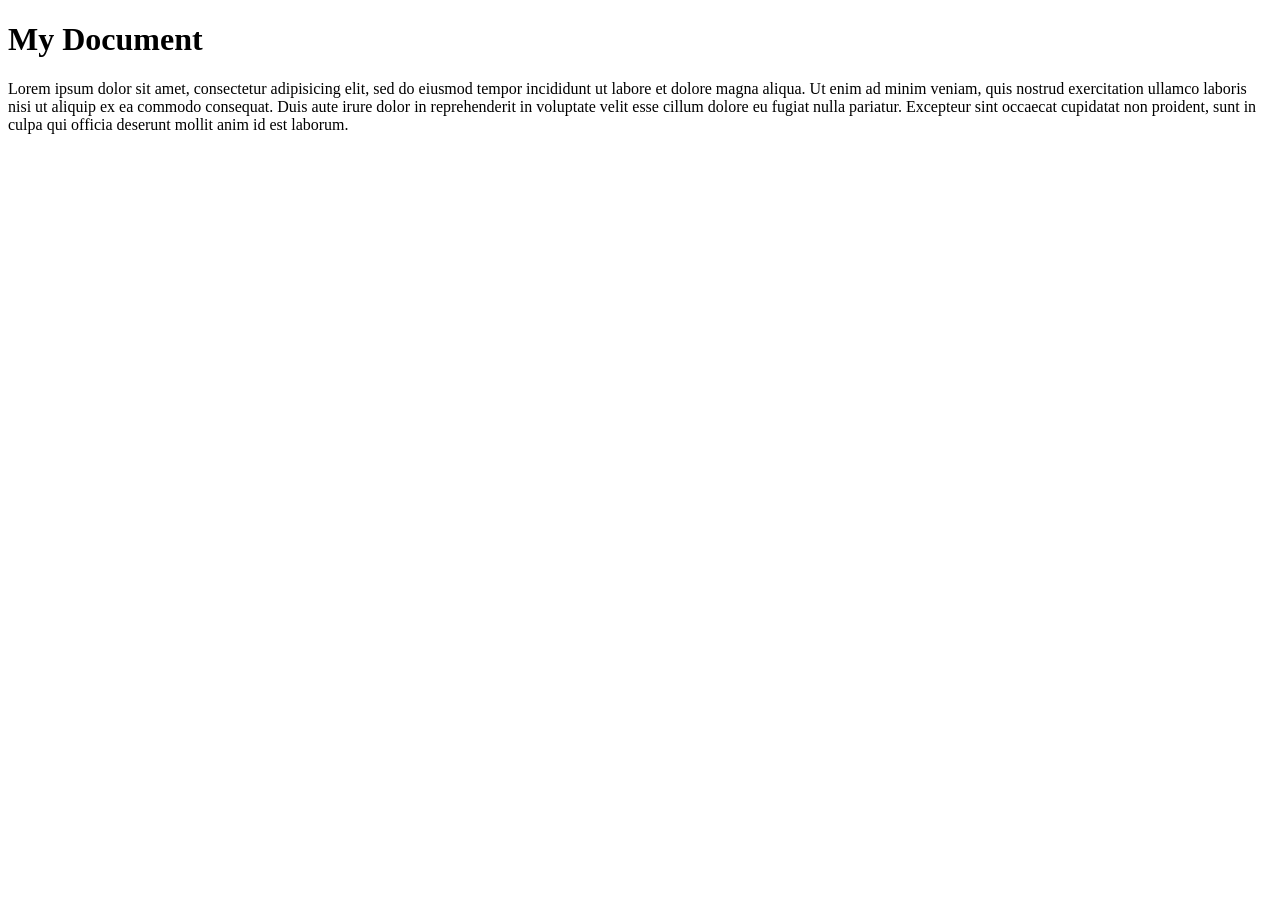
<file: task4_5_2/resources/static/index.html>
<!doctype html>
<html lang="en">
  <head>
    <meta charset="utf-8">
    <meta name="viewport" content="width=device-width, initial-scale=1">
    <title>My Document</title>
  </head>
  <body>
    <h1>My Document</h1>
    <p>Lorem ipsum dolor sit amet, consectetur adipisicing elit, sed do eiusmod
    tempor incididunt ut labore et dolore magna aliqua. Ut enim ad minim veniam,
    quis nostrud exercitation ullamco laboris nisi ut aliquip ex ea commodo
    consequat. Duis aute irure dolor in reprehenderit in voluptate velit esse
    cillum dolore eu fugiat nulla pariatur. Excepteur sint occaecat cupidatat non
    proident, sunt in culpa qui officia deserunt mollit anim id est laborum.</p>
  </body>
</html>
</file>
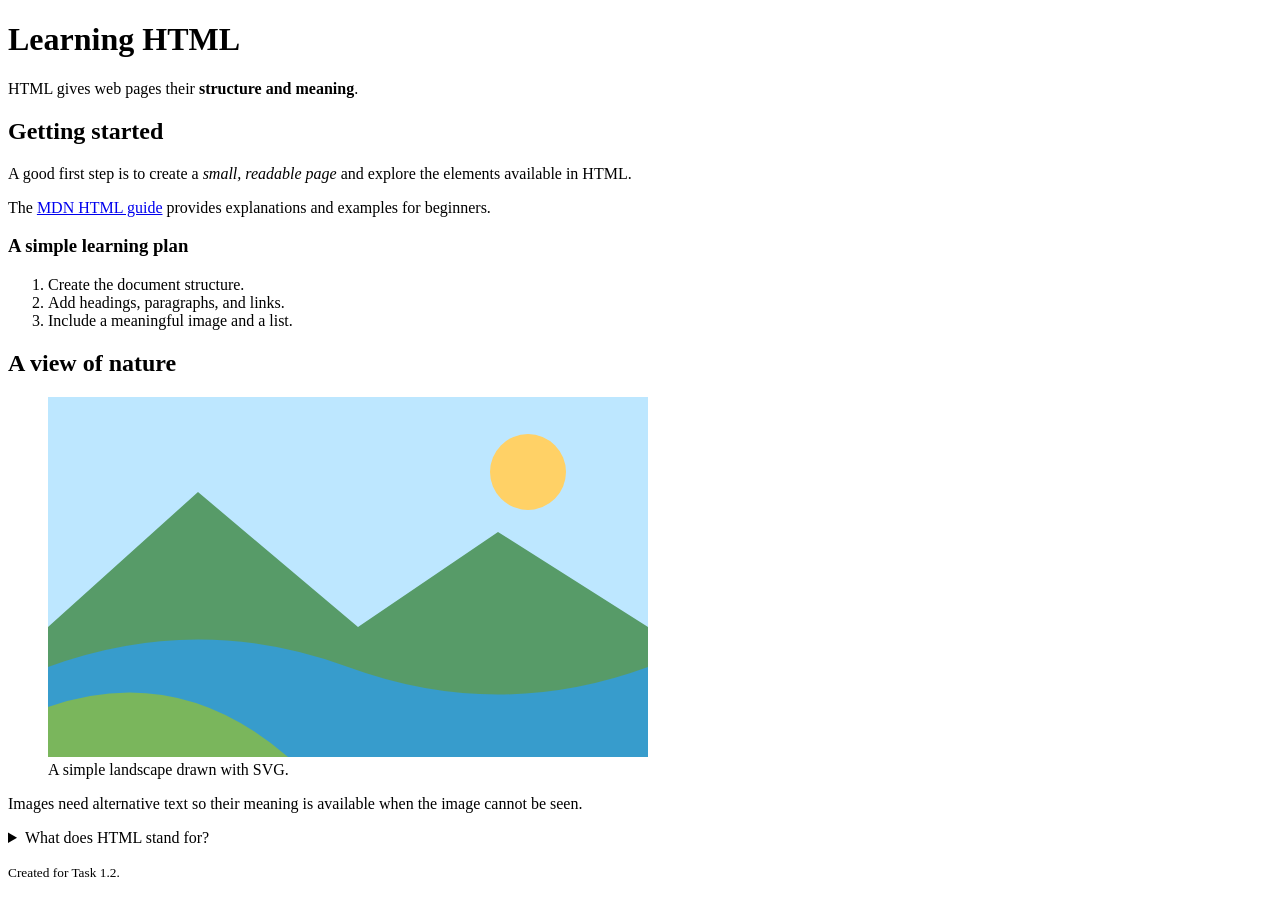
<file: task1_2/document.html>
<!DOCTYPE html>
<html lang="en">
<head>
    <meta charset="UTF-8">
    <meta name="viewport" content="width=device-width, initial-scale=1.0">
    <title>Task 1.2</title>
</head>
<body>
    <header>
        <h1>Learning HTML</h1>
        <p>HTML gives web pages their <strong>structure and meaning</strong>.</p>
    </header>
    <main>
        <section>
            <h2>Getting started</h2>
            <p>A good first step is to create a <em>small, readable page</em>
                and explore the elements available in HTML.</p>
            <p>The <a href="https://developer.mozilla.org/en-US/docs/Web/HTML">MDN HTML guide</a>
                provides explanations and examples for beginners.</p>
            <h3>A simple learning plan</h3>
            <ol>
                <li>Create the document structure.</li>
                <li>Add headings, paragraphs, and links.</li>
                <li>Include a meaningful image and a list.</li>
            </ol>
        </section>
        <section>
            <h2>A view of nature</h2>
            <figure>
                <img src="landscape.svg" width="600" height="360"
                     alt="Green hills beside a blue lake beneath a sunlit sky">
                <figcaption>A simple landscape drawn with SVG.</figcaption>
            </figure>
            <p>Images need alternative text so their meaning is available
                when the image cannot be seen.</p>
            <details>
                <summary>What does HTML stand for?</summary>
                <p>HTML stands for HyperText Markup Language.</p>
            </details>
        </section>
    </main>
    <footer>
        <p><small>Created for Task 1.2.</small></p>
    </footer>
</body>
</html>
</file>
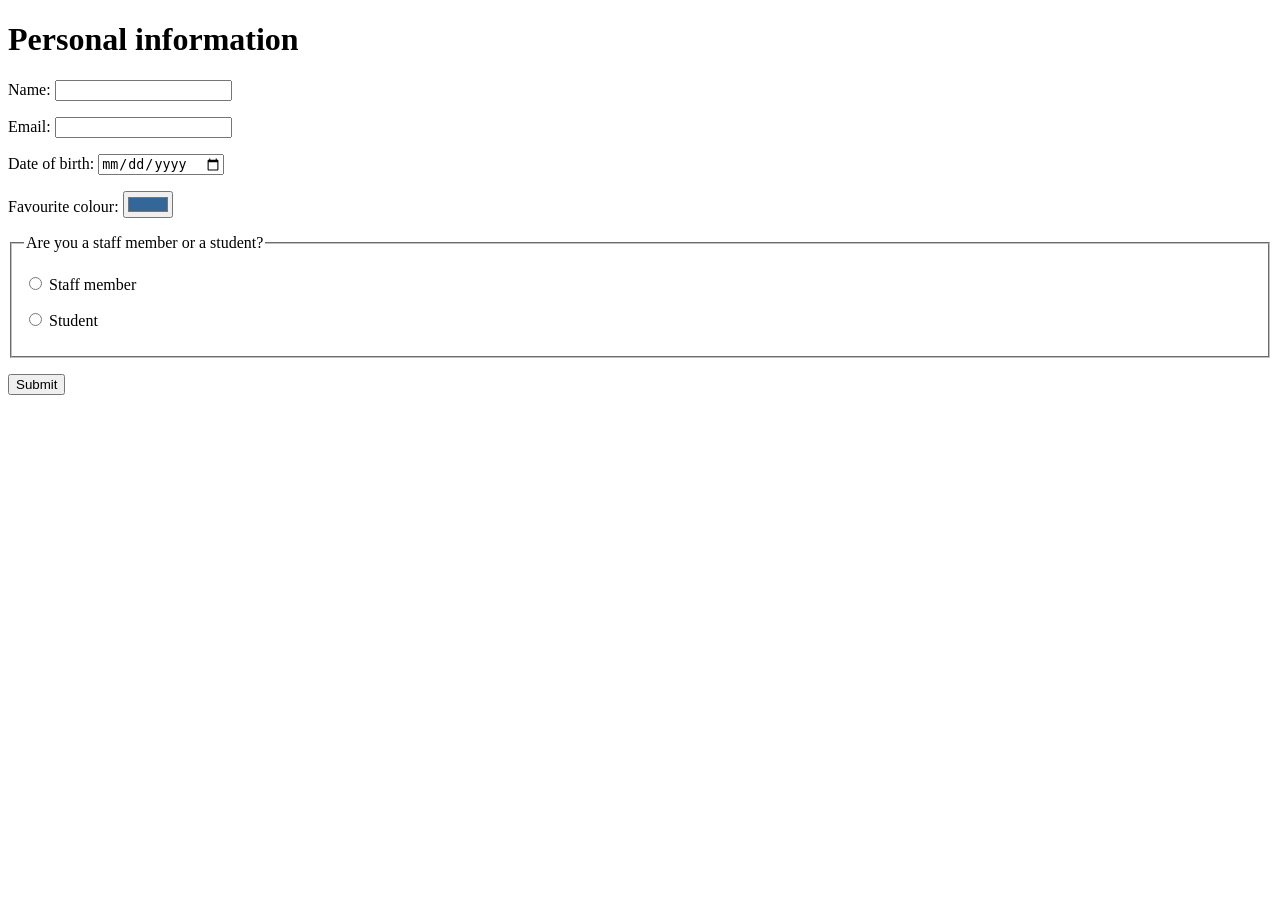
<file: task1_3/form.html>
<!DOCTYPE html>
<html lang="en">
<head>
    <meta charset="UTF-8">
    <meta name="viewport" content="width=device-width, initial-scale=1.0">
    <title>Task 1.3</title>
</head>
<body>
    <h1>Personal information</h1>
    <form action="https://httpbin.io/dump/request" method="POST">
        <p>
            <label for="name">Name:</label>
            <input type="text" id="name" name="name" autocomplete="name" required>
        </p>
        <p>
            <label for="email">Email:</label>
            <input type="email" id="email" name="email" autocomplete="email" required>
        </p>
        <p>
            <label for="date-of-birth">Date of birth:</label>
            <input type="date" id="date-of-birth" name="date_of_birth" autocomplete="bday" required>
        </p>
        <p>
            <label for="favourite-colour">Favourite colour:</label>
            <input type="color" id="favourite-colour" name="favourite_colour" value="#336699">
        </p>
        <fieldset>
            <legend>Are you a staff member or a student?</legend>
            <p>
                <input type="radio" id="staff" name="role" value="staff" required>
                <label for="staff">Staff member</label>
            </p>
            <p>
                <input type="radio" id="student" name="role" value="student" required>
                <label for="student">Student</label>
            </p>
        </fieldset>
        <p>
            <button type="submit">Submit</button>
        </p>
    </form>
</body>
</html>
</file>
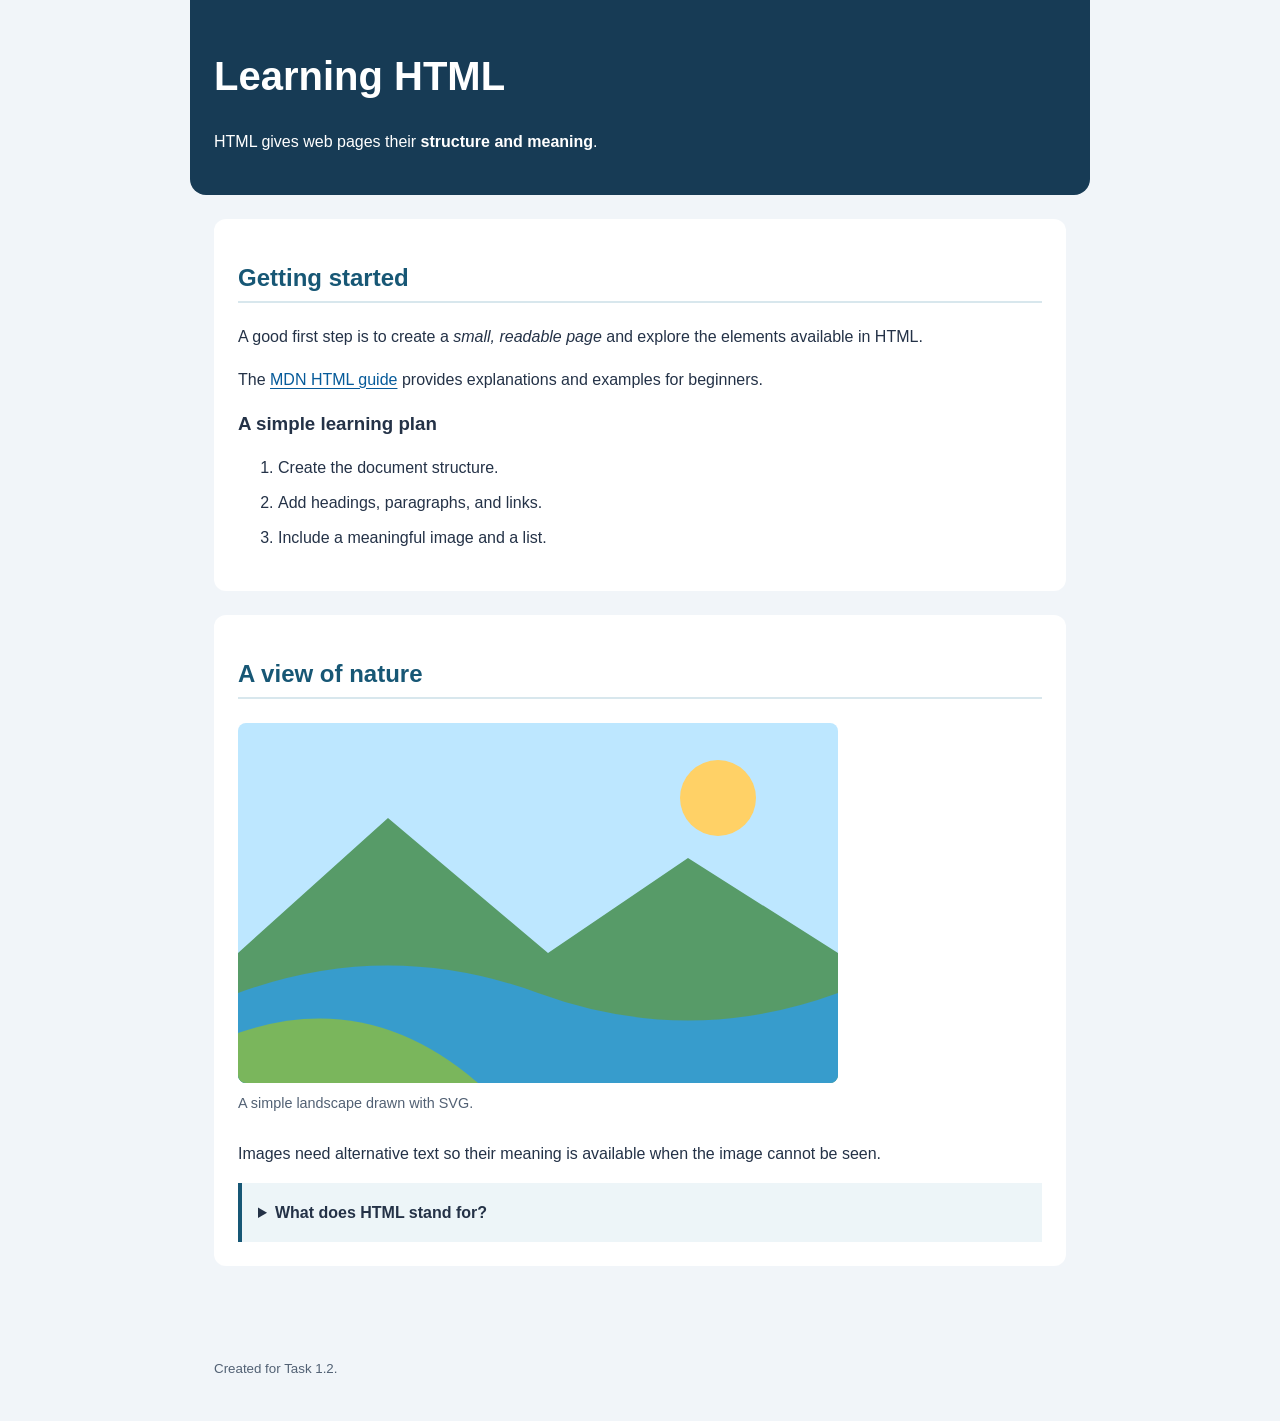
<file: task2_2_2/document.html>
<!DOCTYPE html>
<html lang="en">
<head>
    <meta charset="UTF-8">
    <meta name="viewport" content="width=device-width, initial-scale=1.0">
    <title>Task 2.2.2</title>
    <link rel="stylesheet" href="style.css">
</head>
<body>
    <header>
        <h1>Learning HTML</h1>
        <p>HTML gives web pages their <strong>structure and meaning</strong>.</p>
    </header>
    <main>
        <section>
            <h2>Getting started</h2>
            <p>A good first step is to create a <em>small, readable page</em>
                and explore the elements available in HTML.</p>
            <p>The <a href="https://developer.mozilla.org/en-US/docs/Web/HTML">MDN HTML guide</a>
                provides explanations and examples for beginners.</p>
            <h3>A simple learning plan</h3>
            <ol>
                <li>Create the document structure.</li>
                <li>Add headings, paragraphs, and links.</li>
                <li>Include a meaningful image and a list.</li>
            </ol>
        </section>
        <section>
            <h2>A view of nature</h2>
            <figure>
                <img src="landscape.svg" width="600" height="360"
                     alt="Green hills beside a blue lake beneath a sunlit sky">
                <figcaption>A simple landscape drawn with SVG.</figcaption>
            </figure>
            <p>Images need alternative text so their meaning is available
                when the image cannot be seen.</p>
            <details>
                <summary>What does HTML stand for?</summary>
                <p>HTML stands for HyperText Markup Language.</p>
            </details>
        </section>
    </main>
    <footer>
        <p><small>Created for Task 1.2.</small></p>
    </footer>
</body>
</html>
</file>
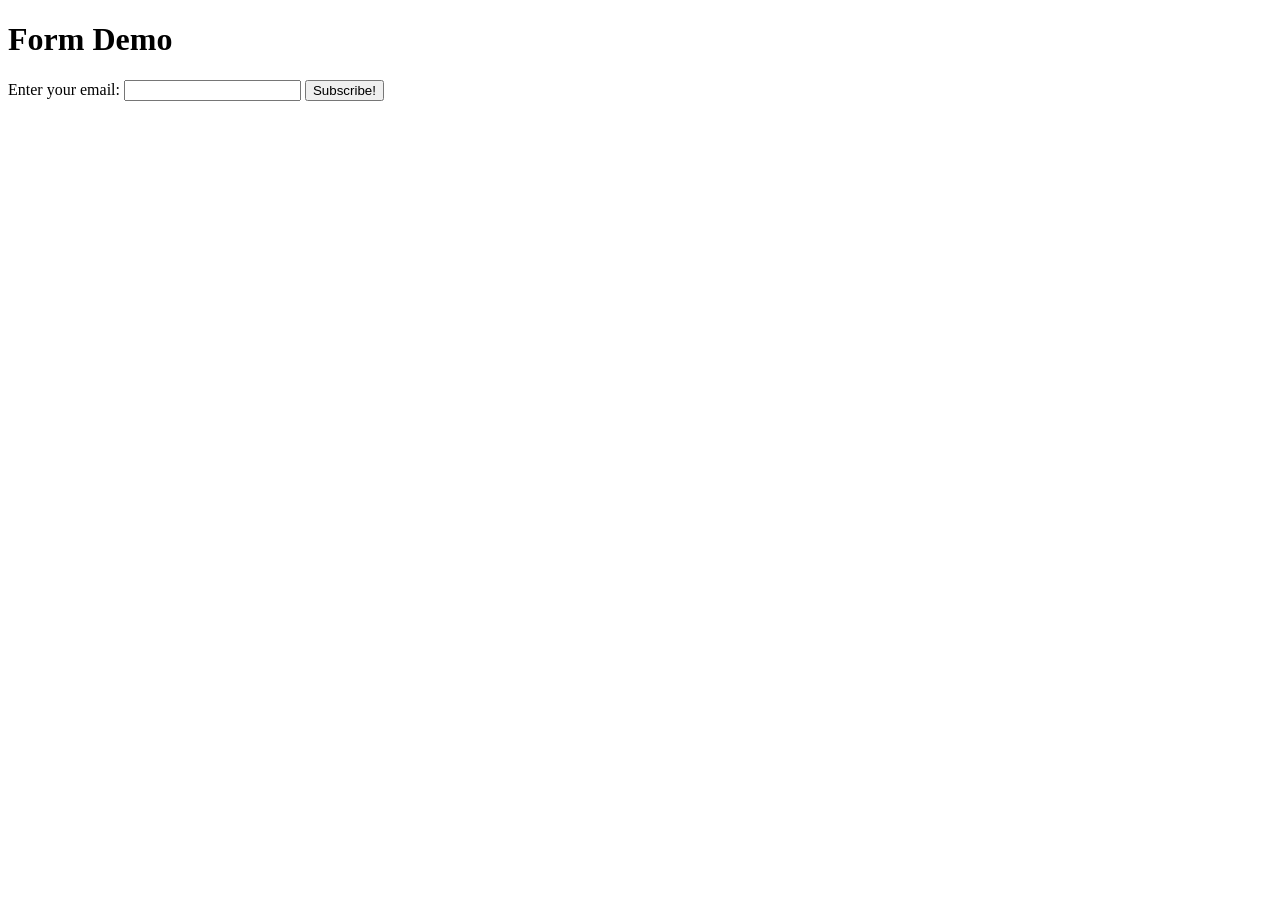
<file: task3_2/form-get.html>
<!DOCTYPE html>
<html lang="en">
<head>
 <title>Form Demo</title>
</head>
<body>
 <h1>Form Demo</h1>
 <form method="GET" action="https://httpbin.io/dump/request">
   <label for="email_id">Enter your email:</label>
   <input id="email_id" type="email" name="email">
   <input type="submit" value="Subscribe!">
 </form>
</body>
</html>
</file>
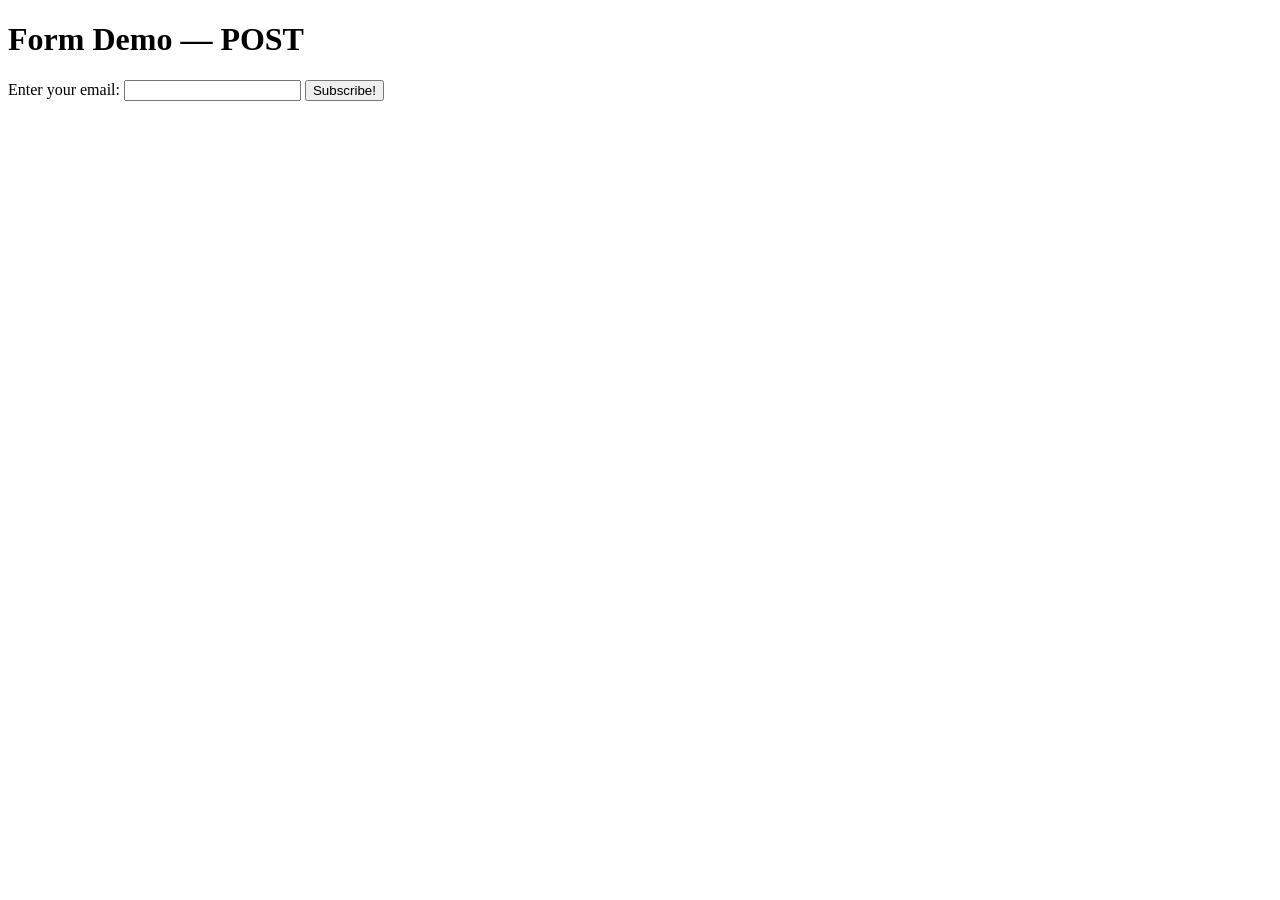
<file: task3_2/form-post.html>
<!DOCTYPE html>
<html lang="en">
<head>
 <title>Form Demo — POST</title>
</head>
<body>
 <h1>Form Demo — POST</h1>
 <form method="POST" action="https://httpbin.io/dump/request">
   <label for="email_id">Enter your email:</label>
   <input id="email_id" type="email" name="email">
   <input type="submit" value="Subscribe!">
 </form>
</body>
</html>
</file>
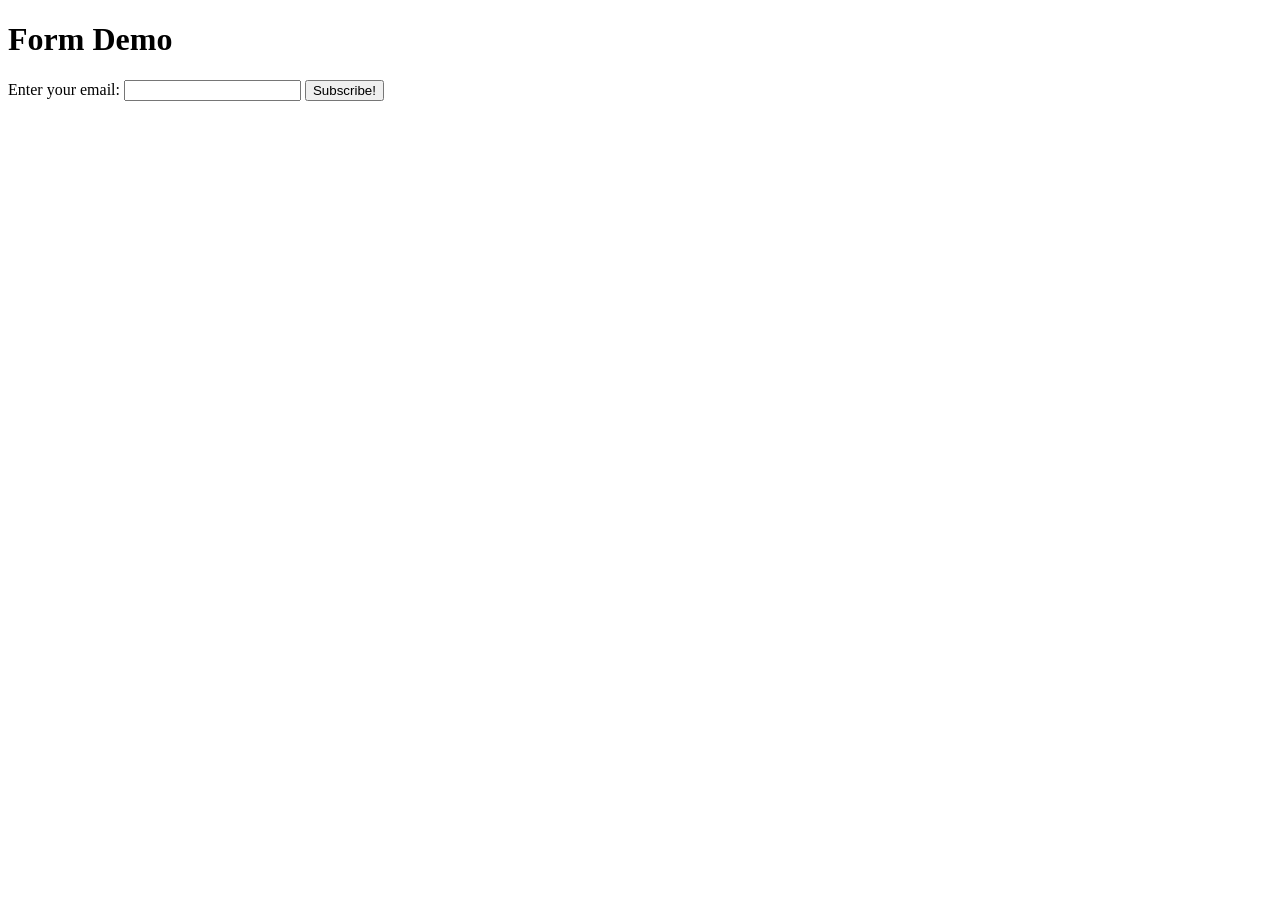
<file: task3_2/form.html>
<!DOCTYPE html>
<html lang="en">
<head>
 <title>Form Demo</title>
</head>
<body>
 <h1>Form Demo</h1>
 <form method="POST" action="https://httpbin.io/dump/request">
   <label for="email_id">Enter your email:</label>
   <input id="email_id" type="email" name="email">
   <input type="submit" value="Subscribe!">
 </form>
</body>
</html>
</file>
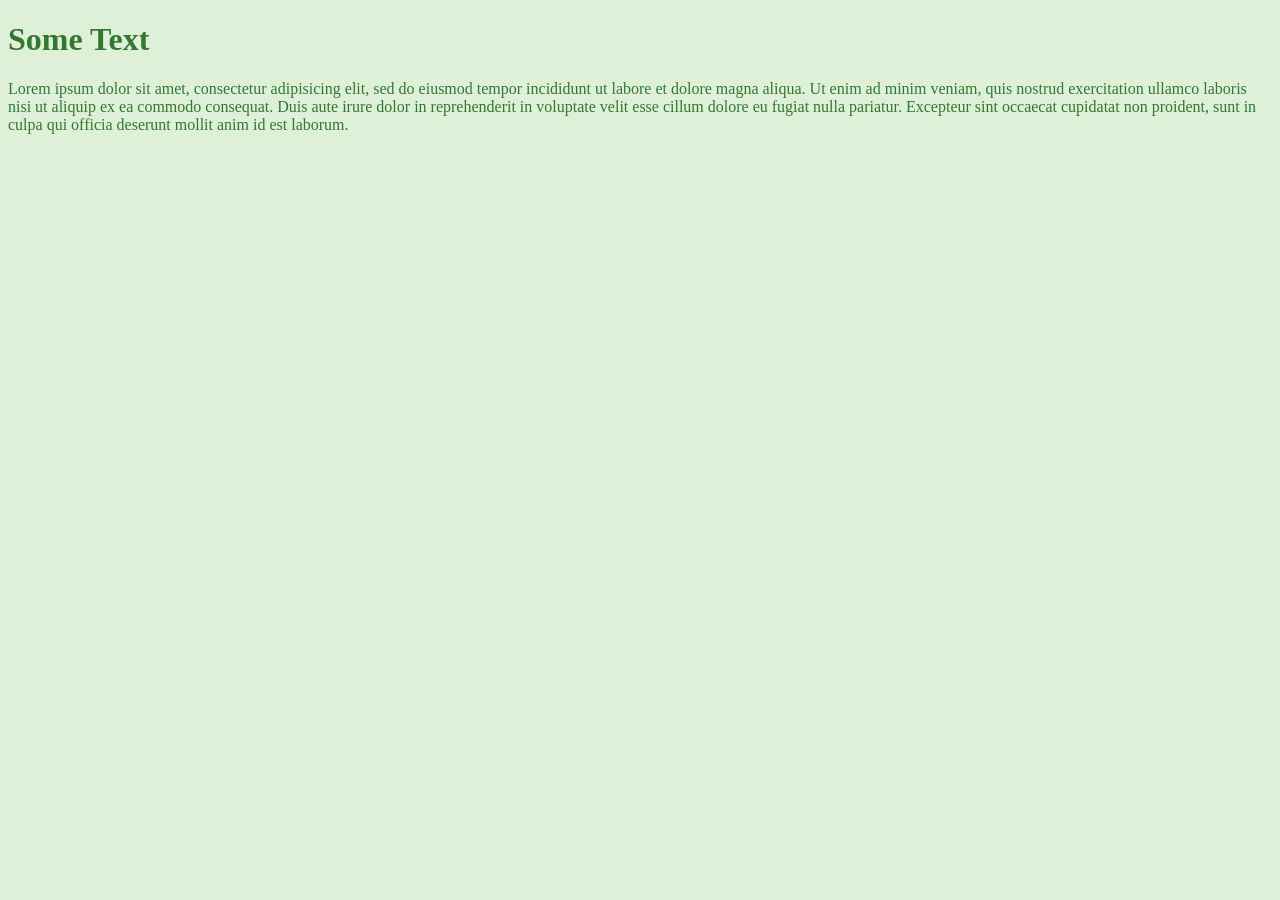
<file: task5_3/text.html>
<!doctype html>
<html lang="en">
<head>
  <meta charset="utf-8">
  <meta name="viewport" content="width=device-width, initial-scale=1">
  <link rel="stylesheet" href="text.css">
  <title>Some Text</title>
</head>
<body>
<h1>Some Text</h1>
<p>Lorem ipsum dolor sit amet, consectetur adipisicing elit, sed do eiusmod
tempor incididunt ut labore et dolore magna aliqua. Ut enim ad minim veniam,
quis nostrud exercitation ullamco laboris nisi ut aliquip ex ea commodo
consequat. Duis aute irure dolor in reprehenderit in voluptate velit esse
cillum dolore eu fugiat nulla pariatur. Excepteur sint occaecat cupidatat non
proident, sunt in culpa qui officia deserunt mollit anim id est laborum.</p>
</body>
</html>
</file>
<file: task2_2_2/style.css>
* { box-sizing: border-box; }
body {
    margin: 0;
    background: #f1f5f9;
    color: #243247;
    font-family: Arial, Helvetica, sans-serif;
    line-height: 1.7;
}
header, main, footer { max-width: 900px; margin: auto; padding: 1.5rem; }
header { background: #173b55; color: white; border-radius: 0 0 1rem 1rem; }
h1, h2, h3 { line-height: 1.25; }
h1 { font-size: 2.5rem; }
h2 { color: #175775; border-bottom: 2px solid #d8e7ed; padding-bottom: .5rem; }
section { background: white; padding: 1.5rem; margin-bottom: 1.5rem; border-radius: .75rem; }
a { color: #075b9a; text-underline-offset: .2em; }
a:hover { color: #853b11; }
a:focus-visible, summary:focus-visible { outline: 3px solid #b75b13; outline-offset: 4px; }
li { margin-bottom: .5rem; }
figure { margin: 1.5rem 0; }
img { display: block; max-width: 100%; height: auto; border-radius: .5rem; }
figcaption, footer { color: #526174; }
figcaption { font-size: .9rem; margin-top: .5rem; }
details { background: #edf5f8; padding: 1rem; border-left: 4px solid #175775; }
summary { cursor: pointer; font-weight: bold; }
@media (max-width: 600px) {
    header, main, footer { padding: 1rem; }
    section { padding: 1rem; }
    h1 { font-size: 2rem; }
}
</file>
<file: task5_3/text.css>
body {
    background-color: #dff0d8;
    color: #327832;
}
</file>
